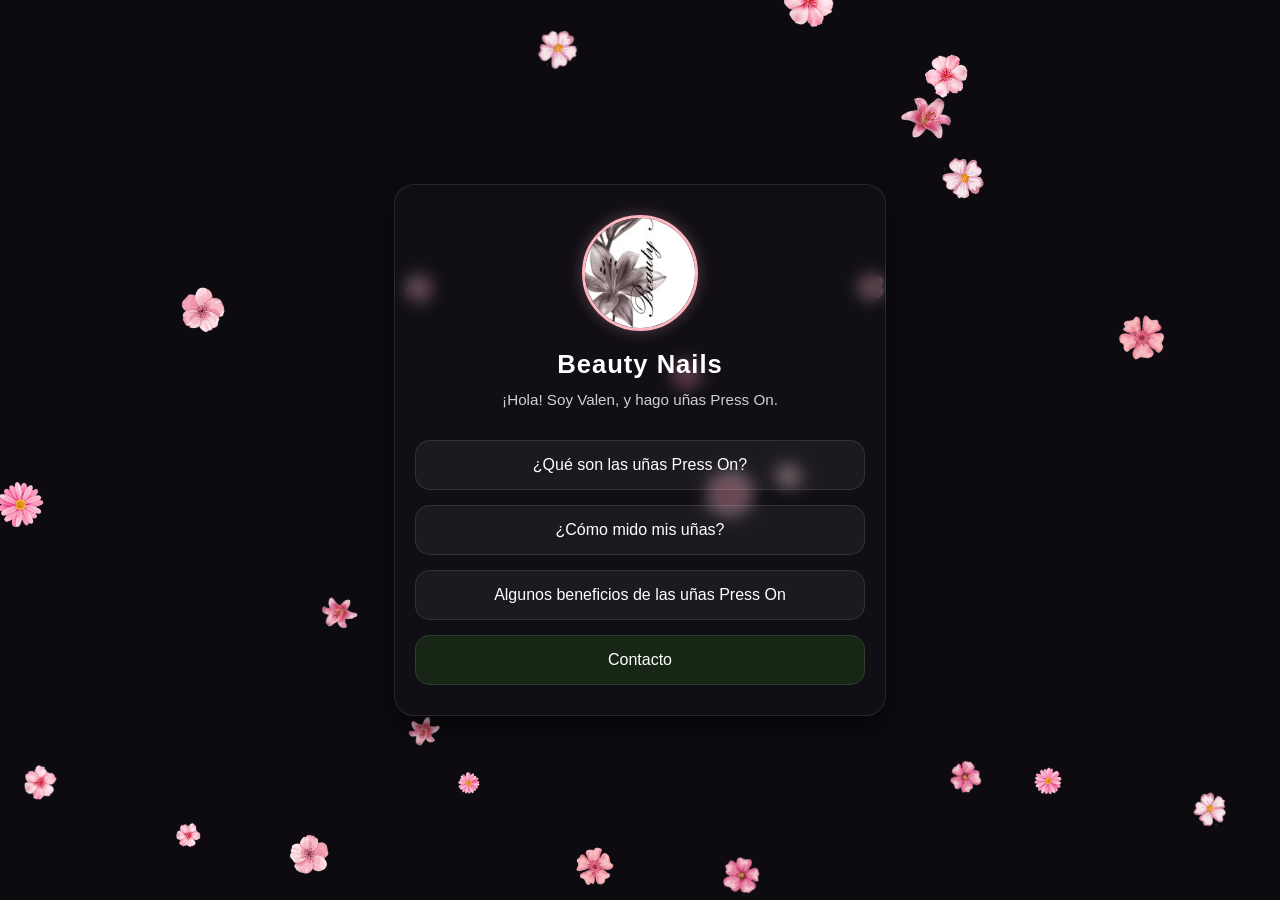
<file: index.html>
<!DOCTYPE html>
<html lang="es">
<head>
    <meta charset="UTF-8">
    <meta name="viewport" content="width=device-width, initial-scale=1.0">
    <title>Mis Enlaces</title>
    <link rel="stylesheet" href="style.css">
</head>
<body>
    <canvas id="bg-canvas"></canvas>
    <div class="container">
        
        <div class="profile">
            <img src="assets/beautynailspfp.jpg" alt="Foto de perfil" class="profile-img">
            <h1 class="name">Beauty Nails</h1>
            <p class="bio">¡Hola! Soy Valen, y hago uñas Press On.</p>
        </div>

        <div class="links">

            <a href="queson.html" class="link-btn">¿Qué son las uñas Press On?</a>
            <a href="mediruñas.html" class="link-btn">¿Cómo mido mis uñas?</a>
            <a href="beneficios.html" class="link-btn">Algunos beneficios de las uñas Press On</a>
            <a href="https://wa.me/5491126327142" class="link-btn-wsp">Contacto</a>
        </div>

    </div>

    <script src="script.js"></script>
</body>
</html>
</file>
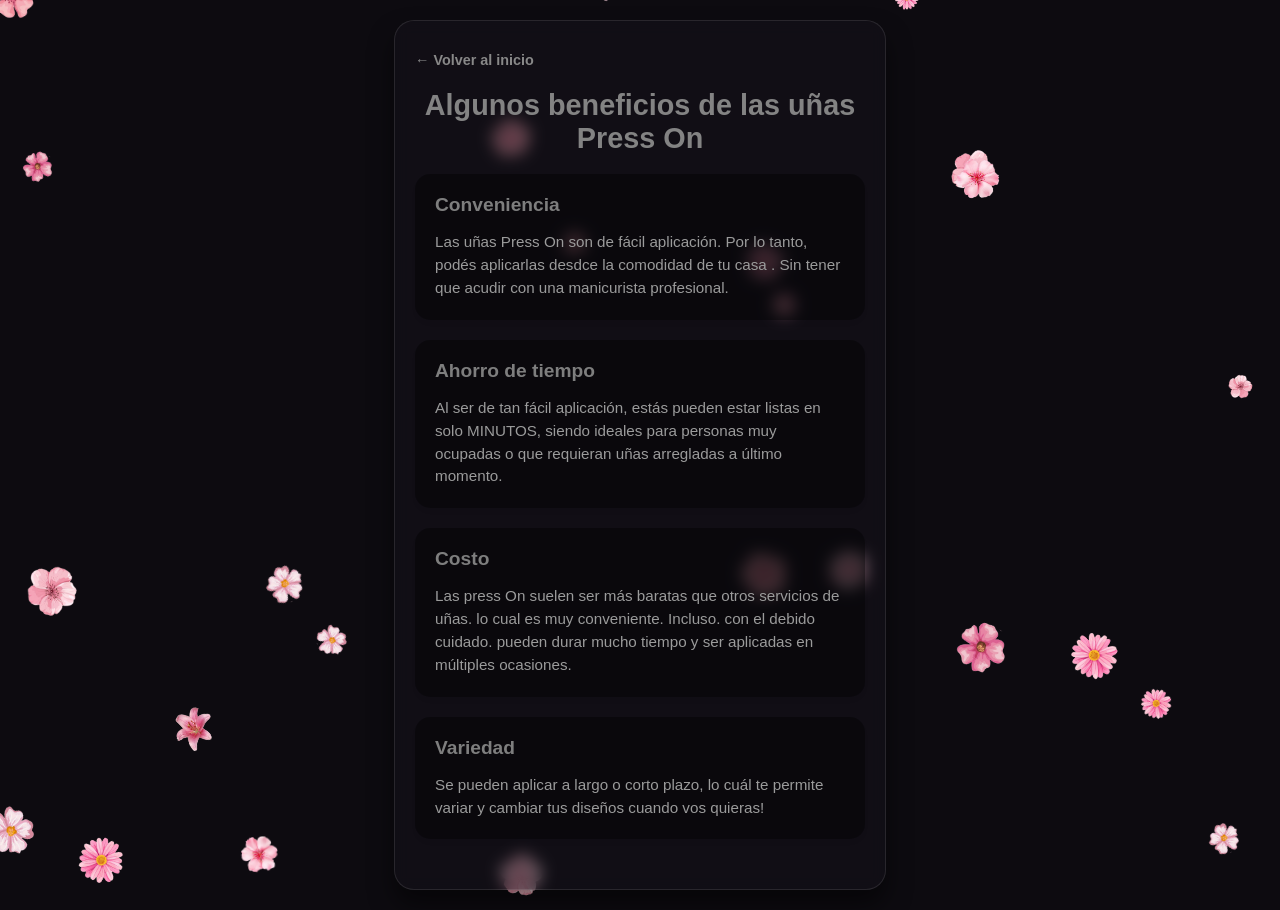
<file: beneficios.html>
<!DOCTYPE html>
<html lang="es">
<head>
    <meta charset="UTF-8">
    <meta name="viewport" content="width=device-width, initial-scale=1.0">
    <title>Mis Enlaces</title>
    <link rel="stylesheet" href="style.css">
</head>
<body>
    <canvas id="bg-canvas"></canvas>
    <div class="container guide-page">
        
        <a href="index.html" class="back-btn">← Volver al inicio</a>

        <h1>Algunos beneficios de las uñas Press On</h1>
        <div class="step-card">
            <h2>Conveniencia</h2>
            <p>Las uñas Press On son de fácil aplicación. Por lo tanto, podés aplicarlas desdce la comodidad de tu casa
                . Sin tener que acudir con una manicurista profesional.
            </p>
        </div>

        <div class="step-card">
            <h2>Ahorro de tiempo</h2>
            <p>Al ser de tan fácil aplicación, estás
                pueden estar listas en solo
                MINUTOS, siendo ideales para
                personas muy ocupadas o que
                requieran uñas arregladas a último
                momento.
            </p>
        </div>

         <div class="step-card">
            <h2>Costo</h2>
            <p>Las press On suelen ser más
                baratas que otros servicios de uñas.
                lo cual es muy conveniente.
                Incluso. con el debido cuidado.
                pueden durar mucho tiempo y ser
                aplicadas en múltiples ocasiones.
            </p>
        </div>
        <div class="step-card">
            <h2>Variedad</h2>
            <p>Se pueden aplicar a largo o corto
                plazo, lo cuál te permite variar y
                cambiar tus diseños cuando vos
                quieras!
            </p>
        </div>
    </div>

    <script src="script.js"></script>
</body>
</html>
</file>
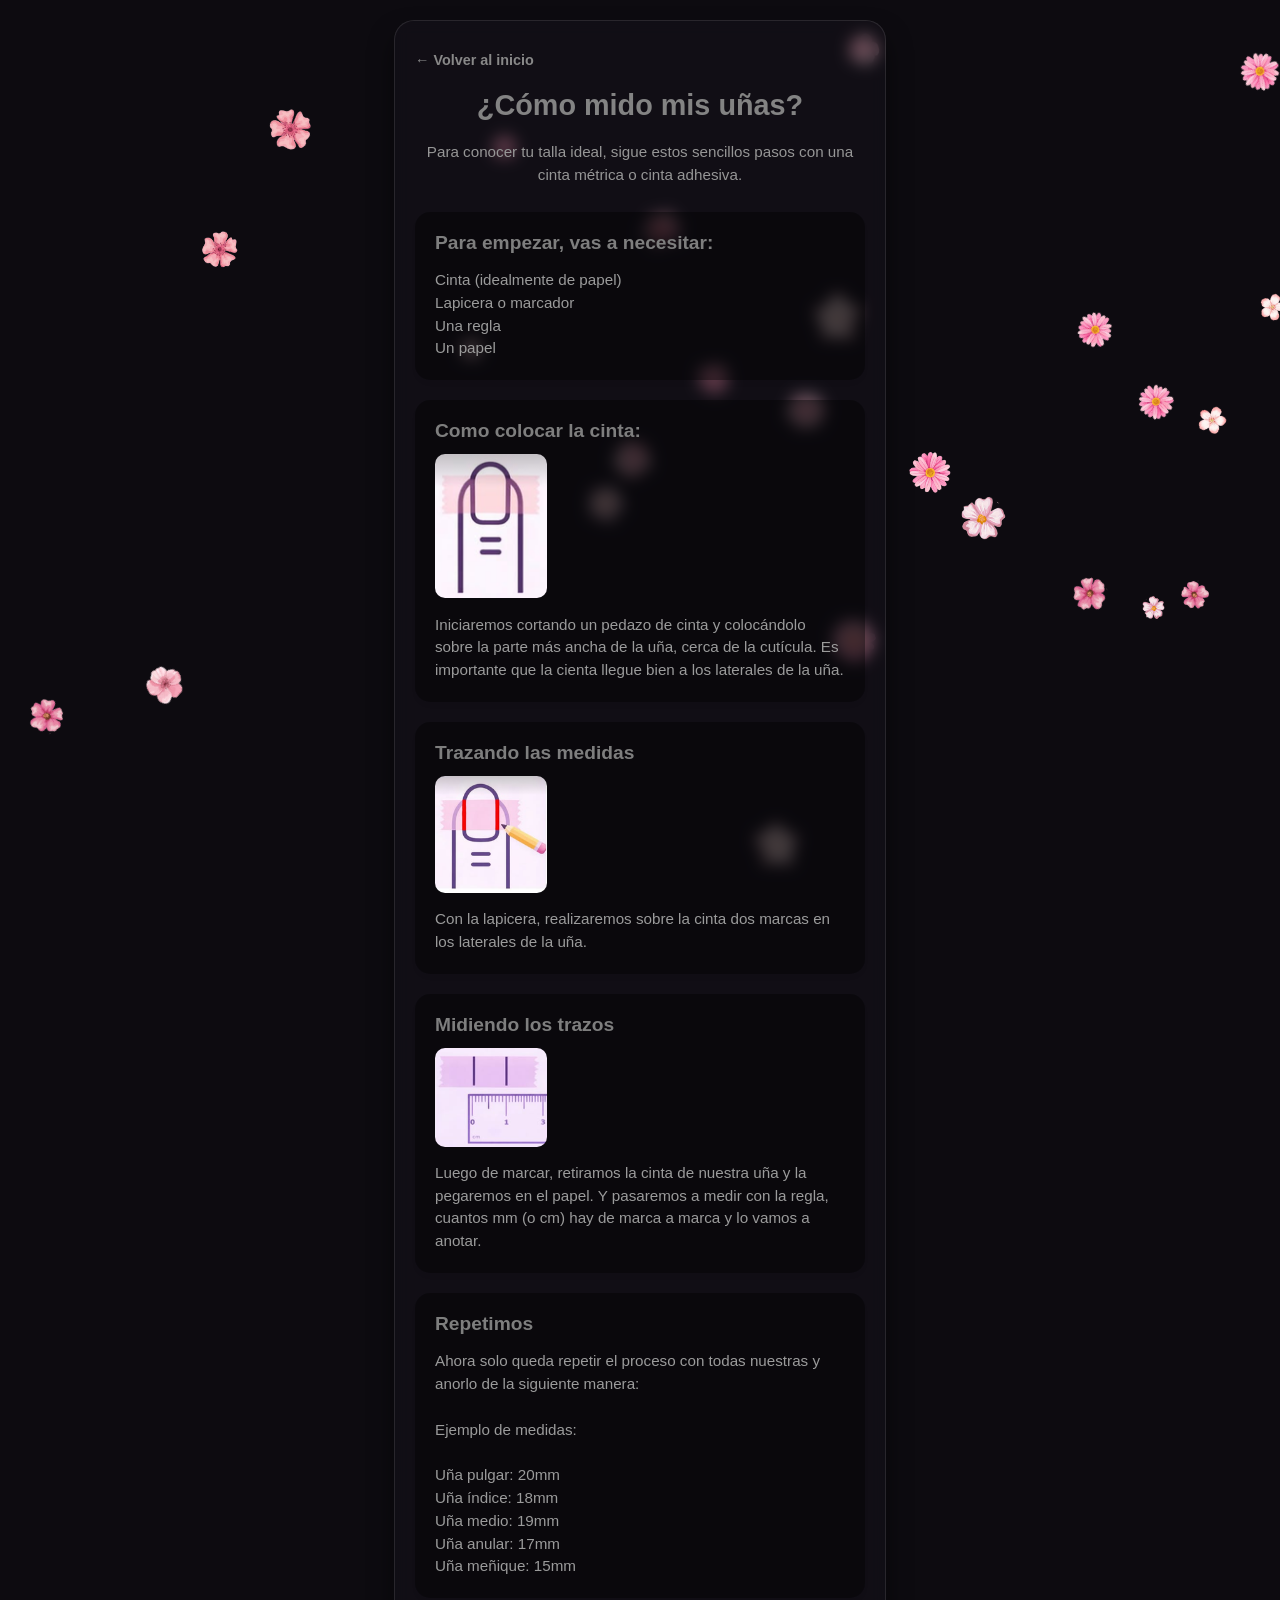
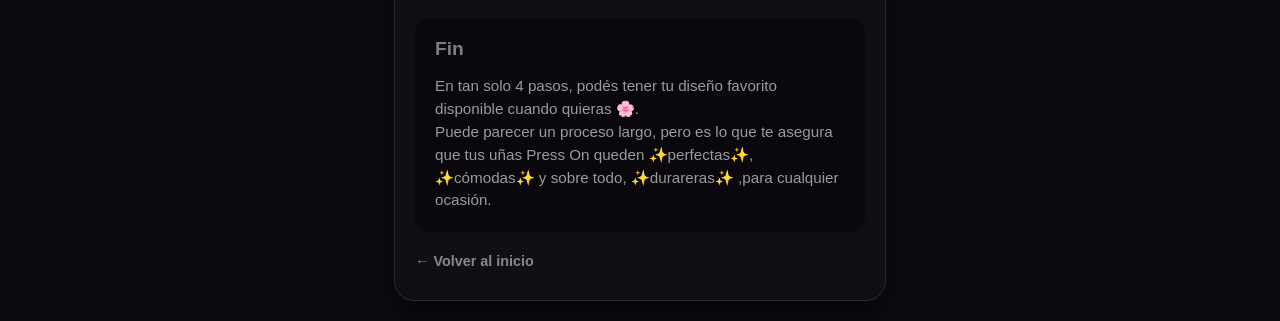
<file: mediruñas.html>
<!DOCTYPE html>
<html lang="es">
<head>
    <meta charset="UTF-8">
    <meta name="viewport" content="width=device-width, initial-scale=1.0">
    <title>Mis Enlaces</title>
    <link rel="stylesheet" href="style.css">
</head>
<body>
    <canvas id="bg-canvas"></canvas>
    <div class="container guide-page">
        
        <a href="index.html" class="back-btn">← Volver al inicio</a>

        <h1>¿Cómo mido mis uñas?</h1>
        <p class="guide-intro">Para conocer tu talla ideal, sigue estos sencillos pasos con una cinta métrica o cinta adhesiva.</p>

        <div class="step-card">
            <h2>Para empezar, vas a necesitar:</h2>
            <p>Cinta (idealmente de papel)<br>Lapicera o marcador<br>Una regla<br>Un papel</p>
        </div>

        <div class="step-card">
            <h2>Como colocar la cinta:</h2>
            <img src="assets/imagen1.png" alt="Explicación Paso 2" class="guide-img" style="width: 7rem;">
            <p>Iniciaremos cortando un pedazo de cinta y colocándolo sobre la parte más ancha de la uña, cerca de la cutícula.
                Es importante que la cienta llegue bien a los laterales de la uña.
            </p>
        </div>
        
        <div class="step-card">
            <h2>Trazando las medidas</h2>
            <img src="assets/imagen2.png" alt="Explicación Paso 2" class="guide-img" style="width: 7rem;">
            <p>Con la lapicera, realizaremos sobre la cinta dos marcas en los laterales de la uña.
            </p>
        </div>
        <div class="step-card">
            <h2>Midiendo los trazos</h2>
            <img src="assets/imagen3.png" alt="Explicación Paso 2" class="guide-img" style="width: 7rem;">
            <p>Luego de marcar, retiramos la cinta de nuestra uña y la pegaremos en el papel. Y pasaremos a medir
                con la regla, cuantos mm (o cm) hay de marca a marca y lo vamos a anotar.
            </p>
        </div>
        <div class="step-card">
            <h2>Repetimos</h2>
            <p>Ahora solo queda repetir el proceso con todas nuestras y anorlo de la siguiente manera:
                <br><br>Ejemplo de medidas:<br><br>
                Uña pulgar: 20mm<br>
                Uña índice: 18mm<br>
                Uña medio: 19mm<br>
                Uña anular: 17mm<br>
                Uña meñique: 15mm
            </p>
        </div>
        <div class="step-card">
            <h2>Fin</h2>
            <p>En tan solo 4 pasos, podés tener tu diseño favorito disponible cuando quieras 🌸.<br>
                Puede parecer un proceso largo, pero es lo que te asegura que tus uñas Press On queden ✨perfectas✨, ✨cómodas✨ y sobre todo, ✨durareras✨ ,para cualquier ocasión.
            </p>
        </div>
        <a href="index.html" class="back-btn">← Volver al inicio</a>
    </div>

    <script src="script.js"></script>
</body>
</html>
</file>
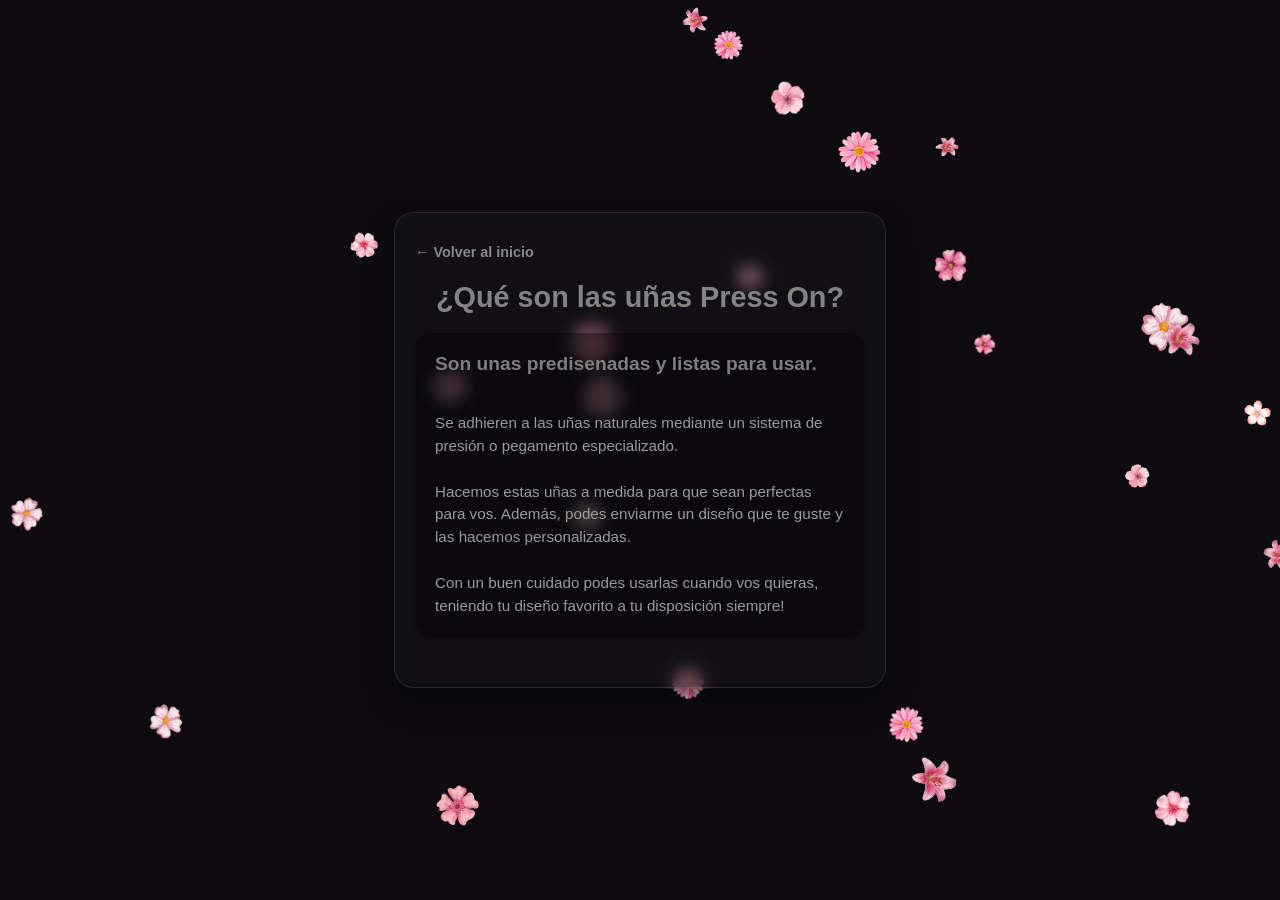
<file: queson.html>
<!DOCTYPE html>
<html lang="es">
<head>
    <meta charset="UTF-8">
    <meta name="viewport" content="width=device-width, initial-scale=1.0">
    <title>Mis Enlaces</title>
    <link rel="stylesheet" href="style.css">
</head>
<body>
    <canvas id="bg-canvas"></canvas>
    <div class="container guide-page">
        
        <a href="index.html" class="back-btn">← Volver al inicio</a>

        <h1>¿Qué son las uñas Press On?</h1>

        <div class="step-card">
            <h2>Son unas predisenadas y listas para
                usar.<br><br></h2>
                <p>Se adhieren a las uñas naturales
                mediante un sistema de presión o
                pegamento especializado.<br><br>

                Hacemos estas uñas a medida
                para que sean perfectas para vos.
                Además, podes enviarme un
                diseño que te guste y las hacemos
                personalizadas.<br><br>

                Con un buen cuidado podes
                usarlas cuando vos quieras,
                teniendo tu diseño favorito a tu
                disposición siempre!</p>
        </div>
    </div>

    <script src="script.js"></script>
</body>
</html>
</file>
<file: style.css>
/* Configuraciones básicas y fondo oscuro */
body {
    font-family: 'Helvetica Neue', Arial, sans-serif;
    margin: 0;
    padding: 0;
    display: flex;
    justify-content: center;
    align-items: center;
    min-height: 100vh;
    background-color: #0d0b10; /* Color de respaldo súper oscuro */
    color: #ffffff;
    overflow-x: hidden; /* Evita barras de desplazamiento horizontales */
}

/* El lienzo animado va de fondo absoluto */
#bg-canvas {
    position: fixed;
    top: 0;
    left: 0;
    width: 100vw;
    height: 100vh;
    z-index: -1; /* Lo pone detrás de todo */
}

/* Contenedor principal con efecto vidrio esmerilado */
.container {
    width: 100%;
    max-width: 450px;
    padding: 30px 20px;
    text-align: center;
    background: rgba(20, 18, 25, 0.6); /* Fondo semi-transparente */
    backdrop-filter: blur(8px); /* Desenfoca lo que hay detrás */
    border-radius: 20px;
    border: 1px solid rgba(255, 255, 255, 0.1);
    box-shadow: 0 15px 25px rgba(0, 0, 0, 0.5);
    margin: 20px;
}

.profile {
    margin-bottom: 30px;
}

.profile-img {
    width: 110px;
    height: 110px;
    border-radius: 50%;
    object-fit: cover;
    margin-bottom: 15px;
    border: 3px solid #ffb6c1; /* Borde rosa suave */
    box-shadow: 0 0 15px rgba(255, 182, 193, 0.3);
}

.name {
    margin: 0;
    font-size: 1.6rem;
    color: #ffffff;
    letter-spacing: 1px;
}

.bio {
    color: #d1ced6;
    font-size: 0.95rem;
    margin-top: 10px;
    line-height: 1.4;
}

.links {
    display: flex;
    flex-direction: column;
    gap: 15px;
}

/* Estilo de los botones oscuros */
.link-btn {
    display: block;
    background-color: rgba(255, 255, 255, 0.05);
    color: #ffffff;
    text-decoration: none;
    padding: 15px;
    border-radius: 15px;
    font-weight: 500;
    font-size: 1rem;
    border: 1px solid rgba(255, 255, 255, 0.1);
    transition: all 0.3s ease;
}

.link-btn:hover {
    background-color: rgba(255, 182, 193, 0.2); /* Brillo rosa al pasar el mouse */
    border-color: #ffb6c1;
    transform: translateY(-2px);
    box-shadow: 0 5px 15px rgba(255, 182, 193, 0.2);
}

.link-btn-wsp {
    display: block;
    background-color: rgba(53, 138, 27, 0.212);
    color: #ffffff;
    text-decoration: none;
    padding: 15px;
    border-radius: 15px;
    font-weight: 500;
    font-size: 1rem;
    border: 1px solid rgba(255, 255, 255, 0.1);
    transition: all 0.3s ease;
}

.link-btn-wsp:hover {
    background-color: rgba(151, 255, 119, 0.212); /* Brillo rosa al pasar el mouse */
    border-color: #8cff88;
    transform: translateY(-2px);
    box-shadow: 0 5px 15px rgba(23, 161, 35, 0.377);
}

.guide-page {
    text-align: left; /* El texto explicativo se lee mejor alineado a la izquierda */
}

.guide-page h1 {
    color: #838383;
    font-size: 1.8rem;
    margin-top: 20px;
    text-align: center;
}

.guide-intro {
    color: #969696;
    font-size: 0.95rem;
    line-height: 1.5;
    margin-bottom: 25px;
    text-align: center;
}

/* Tarjetas individuales para separar los pasos */
.step-card {
    background-color: #00000063;
    border-radius: 15px;
    padding: 20px;
    margin-bottom: 20px;
    box-shadow: 0 4px 6px rgba(0, 0, 0, 0.02);
}

.step-card h2 {
    color: #7e7e7e;
    font-size: 1.2rem;
    margin-top: 0;
    margin-bottom: 12px;
}

.step-card p {
    color: #9b9b9b;
    font-size: 0.95rem;
    line-height: 1.5;
    margin-bottom: 0;
}

/* Imágenes dentro de la guía */
.guide-img {
    width: 100%;
    height: auto;
    border-radius: 10px;
    margin-bottom: 12px;
    display: block;
}

/* Botón de volver */
.back-btn {
    display: inline-block;
    color: #888;
    text-decoration: none;
    font-size: 0.9rem;
    font-weight: bold;
    transition: color 0.2s;
}

.back-btn:hover {
    color: #333;
}
</file>
